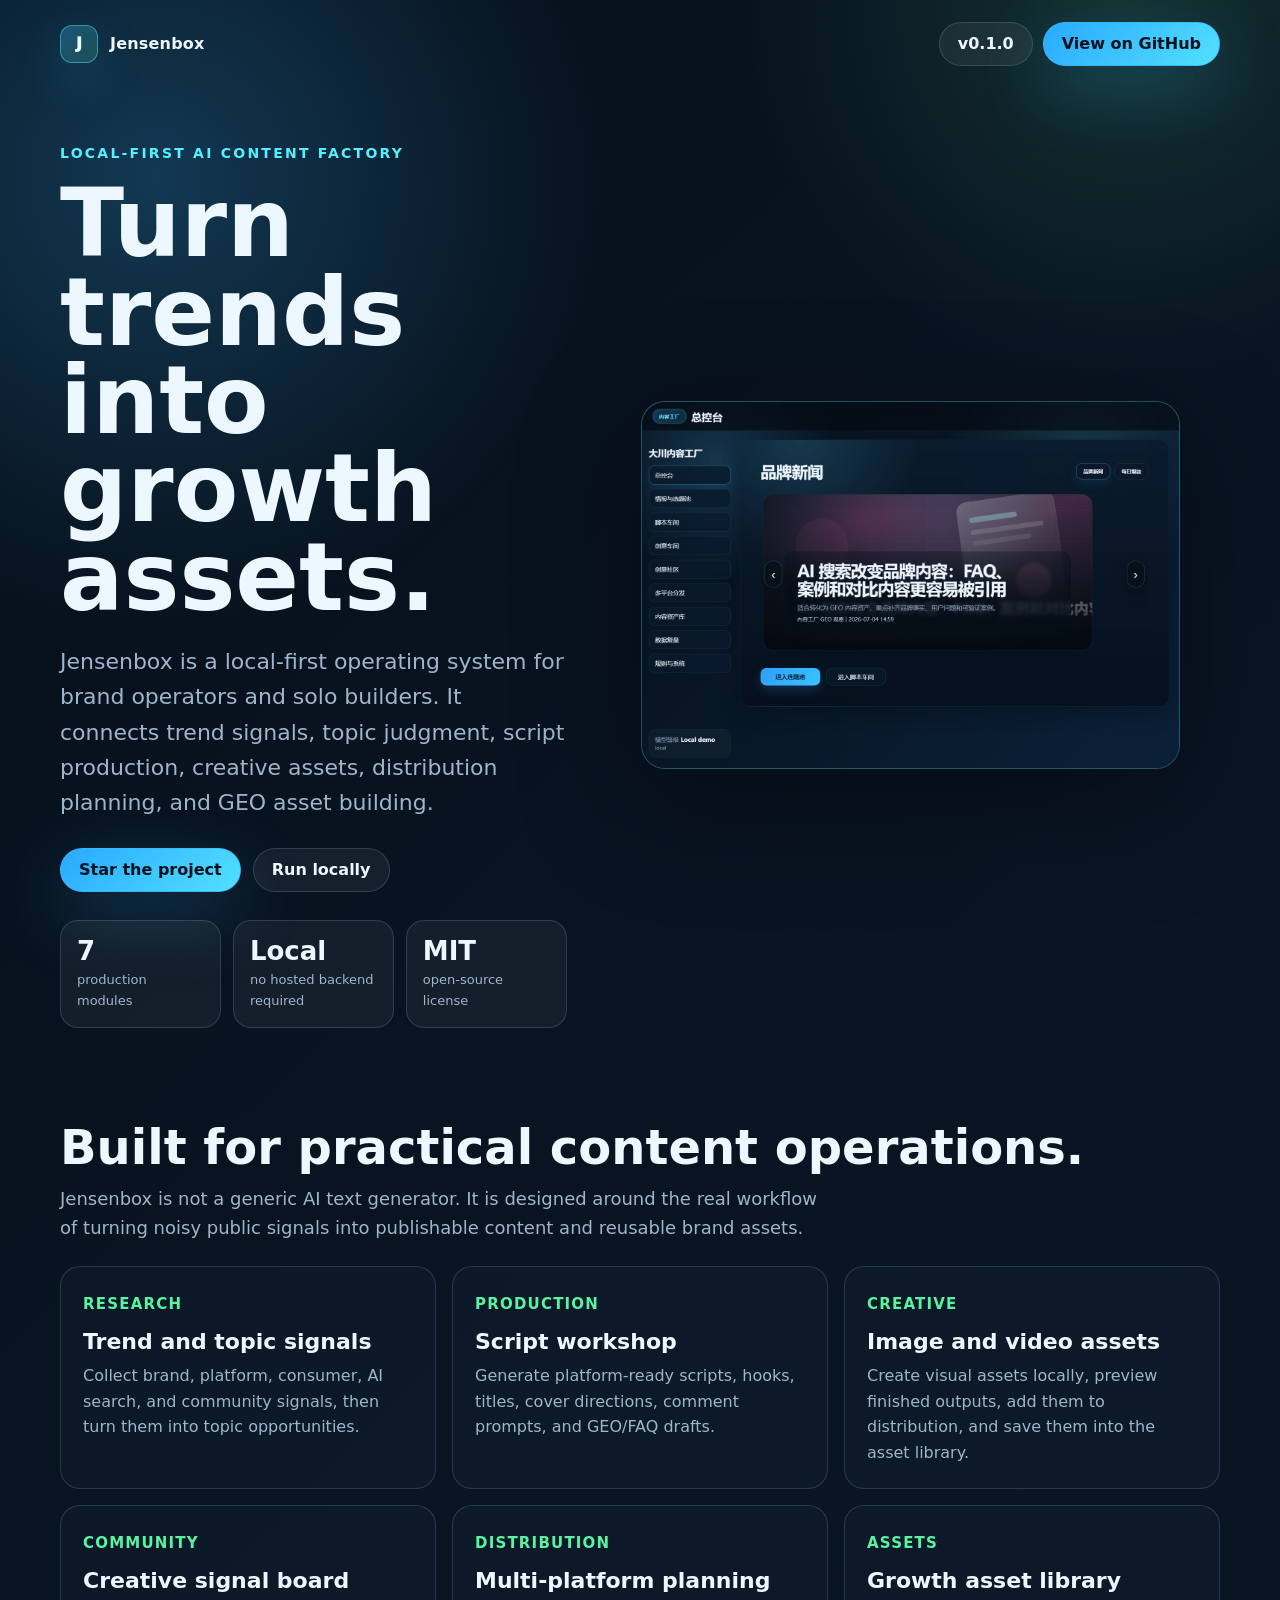
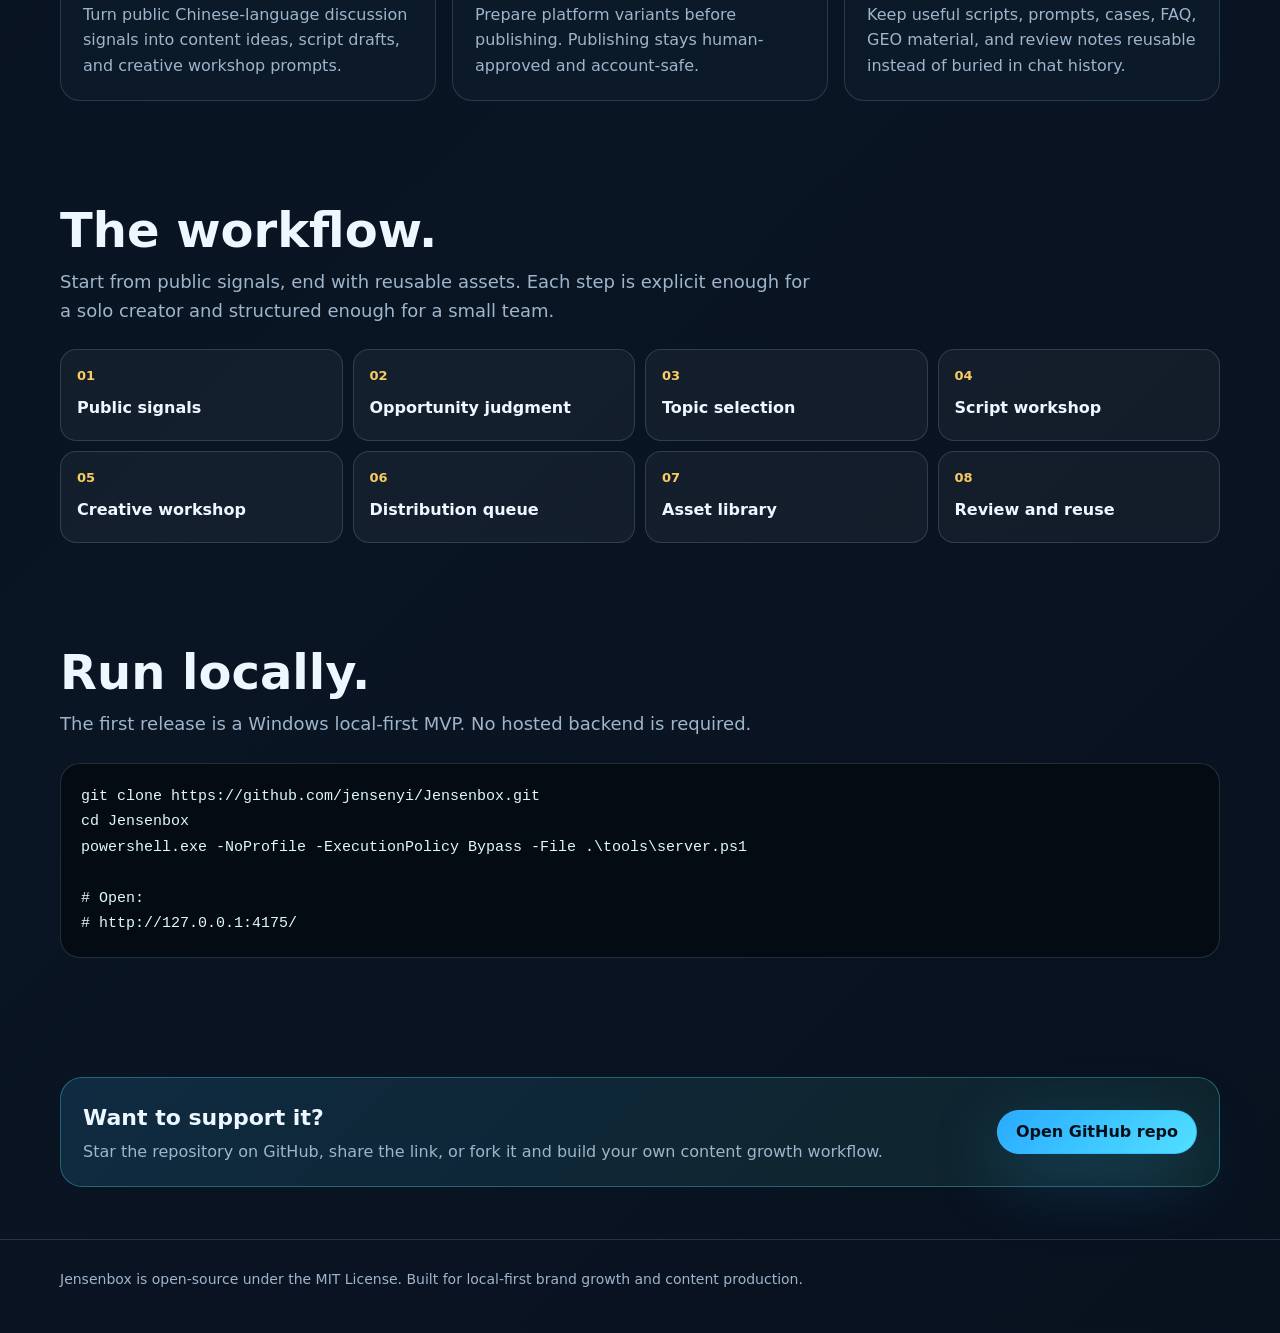
<file: docs/index.html>
<!doctype html>
<html lang="zh-CN">
<head>
  <meta charset="utf-8">
  <meta name="viewport" content="width=device-width, initial-scale=1">
  <title>Jensenbox - AI Content Factory</title>
  <meta name="description" content="Jensenbox is a local-first AI content factory for turning trend signals into scripts, visuals, distribution plans, and reusable brand growth assets.">
  <meta property="og:title" content="Jensenbox - AI Content Factory">
  <meta property="og:description" content="Local-first AI content factory for brand growth, scripts, creative assets, distribution planning, and GEO assets.">
  <meta property="og:image" content="assets/jensenbox-preview.png">
  <style>
    :root {
      color-scheme: dark;
      --bg: #07111d;
      --panel: #0d1b2b;
      --panel-2: #11243a;
      --text: #edf7ff;
      --muted: #9eb5cb;
      --line: rgba(148, 190, 224, .2);
      --blue: #37b7ff;
      --cyan: #53f0ff;
      --green: #5af3a1;
      --yellow: #f8cb63;
    }

    * { box-sizing: border-box; }
    body {
      margin: 0;
      font-family: Inter, ui-sans-serif, system-ui, -apple-system, BlinkMacSystemFont, "Segoe UI", "PingFang SC", "Microsoft YaHei", sans-serif;
      background:
        radial-gradient(circle at 12% 6%, rgba(55, 183, 255, .24), transparent 28rem),
        radial-gradient(circle at 88% 0%, rgba(90, 243, 161, .14), transparent 24rem),
        linear-gradient(135deg, #06101b, #0a1524 56%, #08111e);
      color: var(--text);
      line-height: 1.6;
      overflow-x: hidden;
    }

    a { color: inherit; text-decoration: none; }
    .wrap { width: min(1160px, calc(100% - 32px)); margin: 0 auto; }

    .nav {
      display: flex;
      align-items: center;
      justify-content: space-between;
      gap: 16px;
      padding: 22px 0;
    }

    .brand {
      display: flex;
      align-items: center;
      gap: 12px;
      font-weight: 900;
      letter-spacing: .2px;
    }

    .logo {
      display: grid;
      place-items: center;
      width: 38px;
      height: 38px;
      border: 1px solid rgba(83, 240, 255, .45);
      border-radius: 12px;
      background: linear-gradient(135deg, rgba(55, 183, 255, .32), rgba(90, 243, 161, .18));
      box-shadow: 0 18px 50px rgba(55, 183, 255, .2);
      font-weight: 950;
    }

    .nav-actions { display: flex; gap: 10px; flex-wrap: wrap; justify-content: flex-end; }

    .button {
      display: inline-flex;
      align-items: center;
      justify-content: center;
      min-height: 44px;
      padding: 0 18px;
      border: 1px solid var(--line);
      border-radius: 999px;
      background: rgba(255, 255, 255, .06);
      color: var(--text);
      font-weight: 800;
    }

    .button.primary {
      border-color: rgba(55, 183, 255, .75);
      background: linear-gradient(135deg, #28aaff, #52e0ff);
      color: #04101c;
      box-shadow: 0 22px 70px rgba(55, 183, 255, .26);
    }

    .hero {
      display: grid;
      grid-template-columns: minmax(0, .9fr) minmax(0, 1.1fr);
      gap: 34px;
      align-items: center;
      padding: 54px 0 42px;
    }

    .eyebrow {
      color: var(--cyan);
      font-size: 14px;
      font-weight: 900;
      letter-spacing: .16em;
      text-transform: uppercase;
    }

    h1 {
      margin: 16px 0 18px;
      max-width: 780px;
      font-size: clamp(48px, 8vw, 94px);
      line-height: .94;
      letter-spacing: 0;
      overflow-wrap: anywhere;
    }

    .lead {
      max-width: 700px;
      color: var(--muted);
      font-size: clamp(18px, 2vw, 22px);
      overflow-wrap: anywhere;
    }

    .hero-actions {
      display: flex;
      gap: 12px;
      flex-wrap: wrap;
      margin-top: 28px;
    }

    .stats {
      display: grid;
      grid-template-columns: repeat(3, 1fr);
      gap: 12px;
      margin-top: 28px;
    }

    .stat {
      border: 1px solid var(--line);
      border-radius: 18px;
      background: rgba(255, 255, 255, .05);
      padding: 16px;
    }

    .stat strong { display: block; font-size: 26px; line-height: 1.1; }
    .stat span { display: block; color: var(--muted); font-size: 13px; margin-top: 4px; }

    .preview {
      overflow: hidden;
      border: 1px solid rgba(83, 240, 255, .25);
      border-radius: 24px;
      background: linear-gradient(145deg, rgba(255,255,255,.08), rgba(255,255,255,.03));
      box-shadow: 0 30px 120px rgba(0, 0, 0, .38);
    }

    .preview img {
      display: block;
      width: 100%;
      height: auto;
    }

    .section { padding: 52px 0; }
    .section h2 { margin: 0 0 12px; font-size: clamp(30px, 4vw, 48px); line-height: 1.05; }
    .section > .wrap > p { max-width: 760px; margin: 0 0 24px; color: var(--muted); font-size: 18px; }

    .grid {
      display: grid;
      grid-template-columns: repeat(3, 1fr);
      gap: 16px;
    }

    .card {
      border: 1px solid var(--line);
      border-radius: 20px;
      background: rgba(13, 27, 43, .8);
      padding: 22px;
    }

    .card b {
      display: inline-flex;
      align-items: center;
      min-height: 30px;
      color: var(--green);
      font-size: 15px;
      letter-spacing: .08em;
      text-transform: uppercase;
    }

    .card h3 { margin: 10px 0 8px; font-size: 22px; line-height: 1.18; }
    .card p { margin: 0; color: var(--muted); }

    .flow {
      display: grid;
      grid-template-columns: repeat(4, 1fr);
      gap: 10px;
    }

    .step {
      min-height: 92px;
      border: 1px solid var(--line);
      border-radius: 16px;
      padding: 16px;
      background: rgba(255,255,255,.045);
      font-weight: 850;
    }

    .step span { display: block; color: var(--yellow); font-size: 13px; margin-bottom: 8px; }

    .terminal {
      overflow-x: auto;
      border: 1px solid var(--line);
      border-radius: 20px;
      background: #050b12;
      padding: 20px;
      color: #dff7ff;
      font: 15px/1.7 ui-monospace, SFMono-Regular, Menlo, Consolas, monospace;
    }

    .share {
      display: grid;
      grid-template-columns: 1fr auto;
      gap: 12px;
      align-items: center;
      border: 1px solid rgba(83, 240, 255, .3);
      border-radius: 22px;
      background: linear-gradient(135deg, rgba(55, 183, 255, .14), rgba(90, 243, 161, .08));
      padding: 22px;
    }

    .share p { margin: 0; color: var(--muted); }
    .share strong { display: block; margin-bottom: 4px; font-size: 22px; color: var(--text); }

    footer {
      border-top: 1px solid var(--line);
      color: var(--muted);
      padding: 28px 0 42px;
      font-size: 14px;
    }

    @media (max-width: 900px) {
      .hero { grid-template-columns: 1fr; padding-top: 28px; }
      .grid { grid-template-columns: 1fr 1fr; }
      .flow { grid-template-columns: 1fr 1fr; }
    }

    @media (max-width: 620px) {
      .nav { align-items: flex-start; flex-direction: column; }
      .nav-actions { justify-content: flex-start; width: 100%; }
      .stats, .grid, .flow, .share { grid-template-columns: 1fr; }
      .button { width: 100%; }
      h1 { font-size: 40px; line-height: 1; }
      .lead { max-width: 100%; font-size: 16px; }
    }
  </style>
</head>
<body>
  <header class="wrap nav">
    <a class="brand" href="https://github.com/jensenyi/Jensenbox">
      <span class="logo">J</span>
      <span>Jensenbox</span>
    </a>
    <nav class="nav-actions" aria-label="Primary">
      <a class="button" href="https://github.com/jensenyi/Jensenbox/releases/tag/v0.1.0">v0.1.0</a>
      <a class="button primary" href="https://github.com/jensenyi/Jensenbox">View on GitHub</a>
    </nav>
  </header>

  <main>
    <section class="wrap hero">
      <div>
        <div class="eyebrow">Local-first AI Content Factory</div>
        <h1>Turn trends into growth assets.</h1>
        <p class="lead">Jensenbox is a local-first operating system for brand operators and solo builders. It connects trend signals, topic judgment, script production, creative assets, distribution planning, and GEO asset building.</p>
        <div class="hero-actions">
          <a class="button primary" href="https://github.com/jensenyi/Jensenbox">Star the project</a>
          <a class="button" href="#quick-start">Run locally</a>
        </div>
        <div class="stats" aria-label="Project highlights">
          <div class="stat"><strong>7</strong><span>production modules</span></div>
          <div class="stat"><strong>Local</strong><span>no hosted backend required</span></div>
          <div class="stat"><strong>MIT</strong><span>open-source license</span></div>
        </div>
      </div>
      <figure class="preview">
        <img src="assets/jensenbox-preview.png" alt="Jensenbox creative workshop preview">
      </figure>
    </section>

    <section class="section">
      <div class="wrap">
        <h2>Built for practical content operations.</h2>
        <p>Jensenbox is not a generic AI text generator. It is designed around the real workflow of turning noisy public signals into publishable content and reusable brand assets.</p>
        <div class="grid">
          <article class="card">
            <b>Research</b>
            <h3>Trend and topic signals</h3>
            <p>Collect brand, platform, consumer, AI search, and community signals, then turn them into topic opportunities.</p>
          </article>
          <article class="card">
            <b>Production</b>
            <h3>Script workshop</h3>
            <p>Generate platform-ready scripts, hooks, titles, cover directions, comment prompts, and GEO/FAQ drafts.</p>
          </article>
          <article class="card">
            <b>Creative</b>
            <h3>Image and video assets</h3>
            <p>Create visual assets locally, preview finished outputs, add them to distribution, and save them into the asset library.</p>
          </article>
          <article class="card">
            <b>Community</b>
            <h3>Creative signal board</h3>
            <p>Turn public Chinese-language discussion signals into content ideas, script drafts, and creative workshop prompts.</p>
          </article>
          <article class="card">
            <b>Distribution</b>
            <h3>Multi-platform planning</h3>
            <p>Prepare platform variants before publishing. Publishing stays human-approved and account-safe.</p>
          </article>
          <article class="card">
            <b>Assets</b>
            <h3>Growth asset library</h3>
            <p>Keep useful scripts, prompts, cases, FAQ, GEO material, and review notes reusable instead of buried in chat history.</p>
          </article>
        </div>
      </div>
    </section>

    <section class="section">
      <div class="wrap">
        <h2>The workflow.</h2>
        <p>Start from public signals, end with reusable assets. Each step is explicit enough for a solo creator and structured enough for a small team.</p>
        <div class="flow">
          <div class="step"><span>01</span>Public signals</div>
          <div class="step"><span>02</span>Opportunity judgment</div>
          <div class="step"><span>03</span>Topic selection</div>
          <div class="step"><span>04</span>Script workshop</div>
          <div class="step"><span>05</span>Creative workshop</div>
          <div class="step"><span>06</span>Distribution queue</div>
          <div class="step"><span>07</span>Asset library</div>
          <div class="step"><span>08</span>Review and reuse</div>
        </div>
      </div>
    </section>

    <section class="section" id="quick-start">
      <div class="wrap">
        <h2>Run locally.</h2>
        <p>The first release is a Windows local-first MVP. No hosted backend is required.</p>
        <pre class="terminal"><code>git clone https://github.com/jensenyi/Jensenbox.git
cd Jensenbox
powershell.exe -NoProfile -ExecutionPolicy Bypass -File .\tools\server.ps1

# Open:
# http://127.0.0.1:4175/</code></pre>
      </div>
    </section>

    <section class="section">
      <div class="wrap share">
        <div>
          <strong>Want to support it?</strong>
          <p>Star the repository on GitHub, share the link, or fork it and build your own content growth workflow.</p>
        </div>
        <a class="button primary" href="https://github.com/jensenyi/Jensenbox">Open GitHub repo</a>
      </div>
    </section>
  </main>

  <footer>
    <div class="wrap">Jensenbox is open-source under the MIT License. Built for local-first brand growth and content production.</div>
  </footer>
</body>
</html>
</file>
